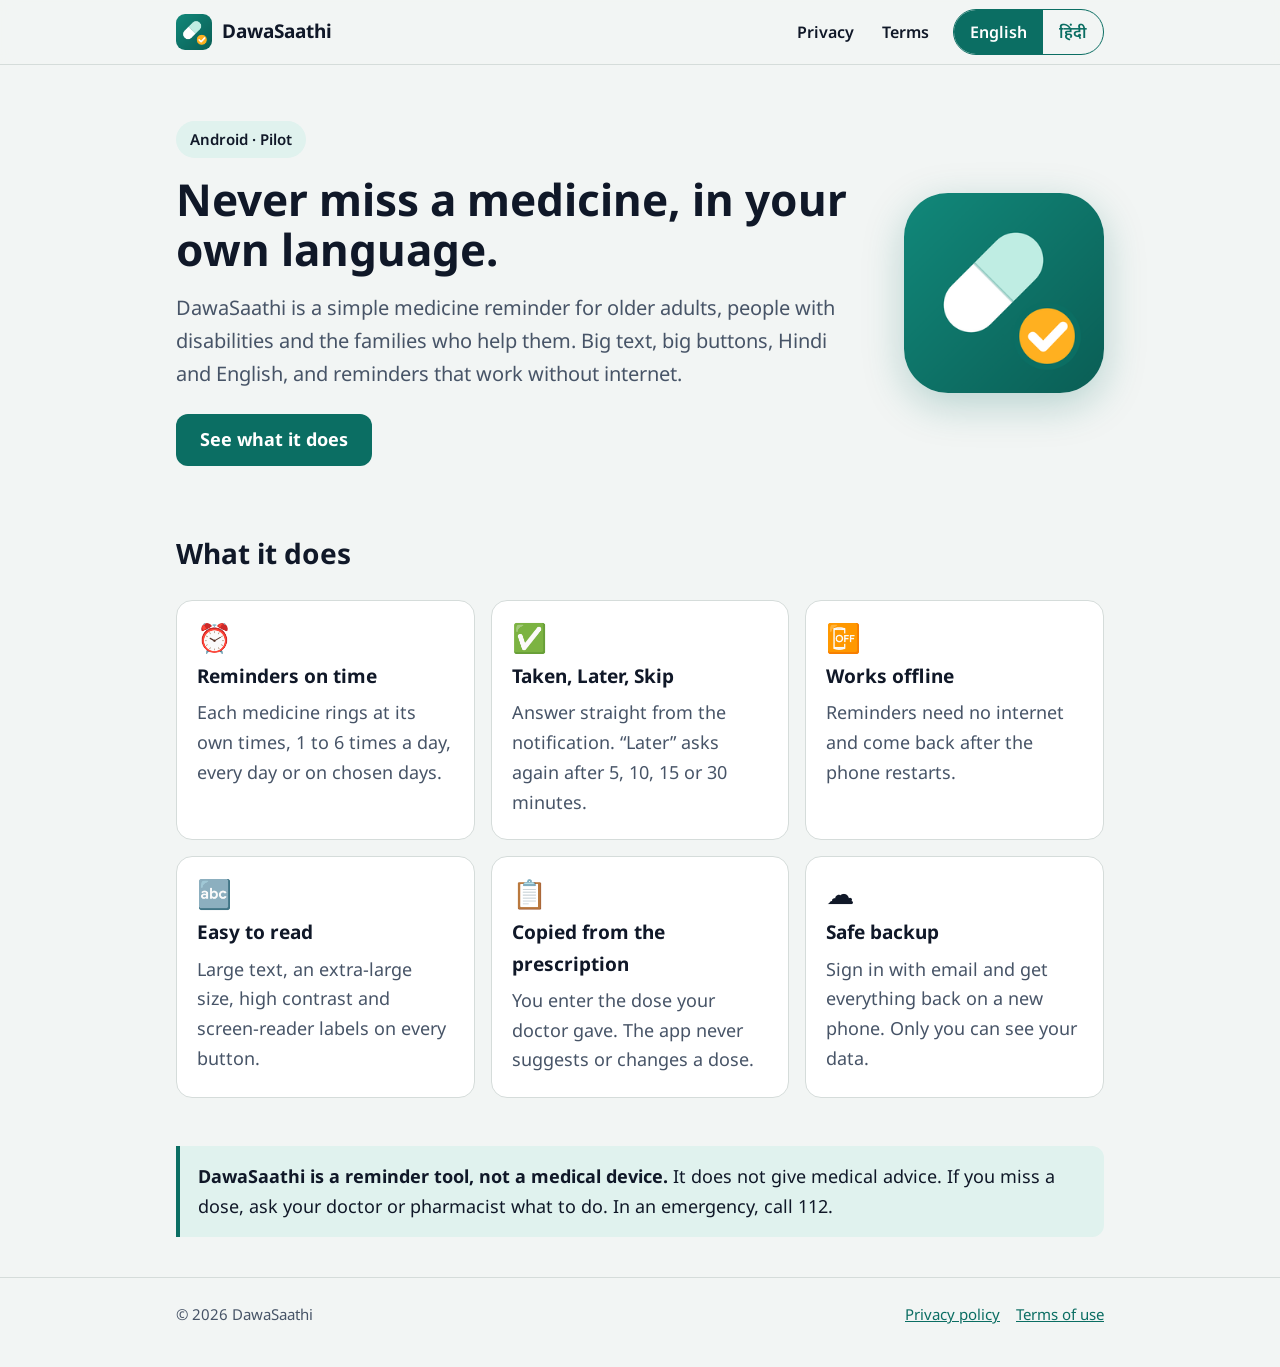
<file: index.html>
<!doctype html>
<html lang="en">
<head>
  <meta charset="utf-8">
  <meta name="viewport" content="width=device-width, initial-scale=1, viewport-fit=cover">
  <title>DawaSaathi · दवा साथी – medicine reminders in Hindi and English</title>
  <meta name="description" content="DawaSaathi is a simple medicine reminder app for older adults and their families. Large text, Hindi and English, works without internet.">
  <link rel="icon" href="favicon.png">
  <link rel="apple-touch-icon" href="apple-touch-icon.png">
  <link rel="preconnect" href="https://fonts.googleapis.com">
  <link rel="preconnect" href="https://fonts.gstatic.com" crossorigin>
  <link href="https://fonts.googleapis.com/css2?family=Noto+Sans:wght@400;600;700&family=Noto+Sans+Devanagari:wght@400;600;700&display=swap" rel="stylesheet">
  <link rel="stylesheet" href="styles.css">
</head>
<body>
<header class="top">
  <div class="wrap bar">
    <a class="logo" href="./">
      <img src="icon.png" alt="">
      <span data-en>DawaSaathi</span><span data-hi lang="hi" hidden>दवा साथी</span>
    </a>
    <nav class="links">
      <a href="privacy.html"><span data-en>Privacy</span><span data-hi lang="hi" hidden>गोपनीयता</span></a>
      <a href="terms.html"><span data-en>Terms</span><span data-hi lang="hi" hidden>शर्तें</span></a>
    </nav>
    <div class="lang" role="group" aria-label="Language / भाषा">
      <button type="button" data-set="en" aria-pressed="true">English</button>
      <button type="button" data-set="hi" aria-pressed="false" lang="hi">हिंदी</button>
    </div>
  </div>
</header>

<main class="wrap">
  <!-- English -->
  <div data-en>
    <section class="hero">
      <div>
        <span class="pill">Android · Pilot</span>
        <h1>Never miss a medicine, in your own language.</h1>
        <p>DawaSaathi is a simple medicine reminder for older adults, people with disabilities and the families who help them. Big text, big buttons, Hindi and English, and reminders that work without internet.</p>
        <a class="cta" href="#features">See what it does</a>
      </div>
      <img src="icon.png" alt="DawaSaathi app icon">
    </section>

    <h2 class="section" id="features">What it does</h2>
    <div class="features">
      <div class="card"><div class="ico" aria-hidden="true">⏰</div><h3>Reminders on time</h3><p>Each medicine rings at its own times, 1 to 6 times a day, every day or on chosen days.</p></div>
      <div class="card"><div class="ico" aria-hidden="true">✅</div><h3>Taken, Later, Skip</h3><p>Answer straight from the notification. “Later” asks again after 5, 10, 15 or 30 minutes.</p></div>
      <div class="card"><div class="ico" aria-hidden="true">📴</div><h3>Works offline</h3><p>Reminders need no internet and come back after the phone restarts.</p></div>
      <div class="card"><div class="ico" aria-hidden="true">🔤</div><h3>Easy to read</h3><p>Large text, an extra-large size, high contrast and screen-reader labels on every button.</p></div>
      <div class="card"><div class="ico" aria-hidden="true">📋</div><h3>Copied from the prescription</h3><p>You enter the dose your doctor gave. The app never suggests or changes a dose.</p></div>
      <div class="card"><div class="ico" aria-hidden="true">☁️</div><h3>Safe backup</h3><p>Sign in with email and get everything back on a new phone. Only you can see your data.</p></div>
    </div>

    <p class="note"><strong>DawaSaathi is a reminder tool, not a medical device.</strong> It does not give medical advice. If you miss a dose, ask your doctor or pharmacist what to do. In an emergency, call 112.</p>
  </div>

  <!-- Hindi -->
  <div data-hi lang="hi" hidden>
    <section class="hero">
      <div>
        <span class="pill">Android · पायलट</span>
        <h1>कोई दवा न छूटे, आपकी अपनी भाषा में।</h1>
        <p>दवा साथी बुज़ुर्गों, दिव्यांग लोगों और उनकी मदद करने वाले परिवारों के लिए दवा याद दिलाने वाला आसान ऐप है। बड़े अक्षर, बड़े बटन, हिंदी और अंग्रेज़ी, और ऐसे रिमाइंडर जो बिना इंटरनेट के चलते हैं।</p>
        <a class="cta" href="#features-hi">देखें यह क्या करता है</a>
      </div>
      <img src="icon.png" alt="दवा साथी ऐप का आइकन">
    </section>

    <h2 class="section" id="features-hi">यह क्या करता है</h2>
    <div class="features">
      <div class="card"><div class="ico" aria-hidden="true">⏰</div><h3>समय पर याद</h3><p>हर दवा अपने समय पर बजती है, दिन में 1 से 6 बार, हर दिन या चुने हुए दिनों पर।</p></div>
      <div class="card"><div class="ico" aria-hidden="true">✅</div><h3>ले ली, बाद में, छोड़ें</h3><p>सूचना से ही जवाब दें। “बाद में” 5, 10, 15 या 30 मिनट बाद फिर पूछता है।</p></div>
      <div class="card"><div class="ico" aria-hidden="true">📴</div><h3>बिना इंटरनेट</h3><p>रिमाइंडर को इंटरनेट नहीं चाहिए, और फ़ोन दोबारा चालू होने पर भी चलते रहते हैं।</p></div>
      <div class="card"><div class="ico" aria-hidden="true">🔤</div><h3>पढ़ने में आसान</h3><p>बड़े अक्षर, और भी बड़ा आकार, हाई कॉन्ट्रास्ट और हर बटन पर स्क्रीन-रीडर लेबल।</p></div>
      <div class="card"><div class="ico" aria-hidden="true">📋</div><h3>पर्चे से लिखी दवा</h3><p>आप वही खुराक लिखते हैं जो डॉक्टर ने बताई। ऐप कभी खुराक न सुझाता है, न बदलता है।</p></div>
      <div class="card"><div class="ico" aria-hidden="true">☁️</div><h3>सुरक्षित बैकअप</h3><p>ईमेल से साइन इन करें और नए फ़ोन में सब वापस पाएँ। आपका डेटा सिर्फ़ आप देख सकते हैं।</p></div>
    </div>

    <p class="note"><strong>दवा साथी याद दिलाने का साधन है, कोई चिकित्सा उपकरण नहीं।</strong> यह चिकित्सा सलाह नहीं देता। खुराक छूट जाए तो अपने डॉक्टर या फ़ार्मासिस्ट से पूछें। आपात स्थिति में 112 पर कॉल करें।</p>
  </div>
</main>

<footer class="bottom">
  <div class="wrap">
    <span>© 2026 DawaSaathi</span>
    <nav>
      <a href="privacy.html"><span data-en>Privacy policy</span><span data-hi lang="hi" hidden>गोपनीयता नीति</span></a>
      <a href="terms.html"><span data-en>Terms of use</span><span data-hi lang="hi" hidden>उपयोग की शर्तें</span></a>
    </nav>
  </div>
</footer>
<script src="site.js"></script>
</body>
</html>
</file>
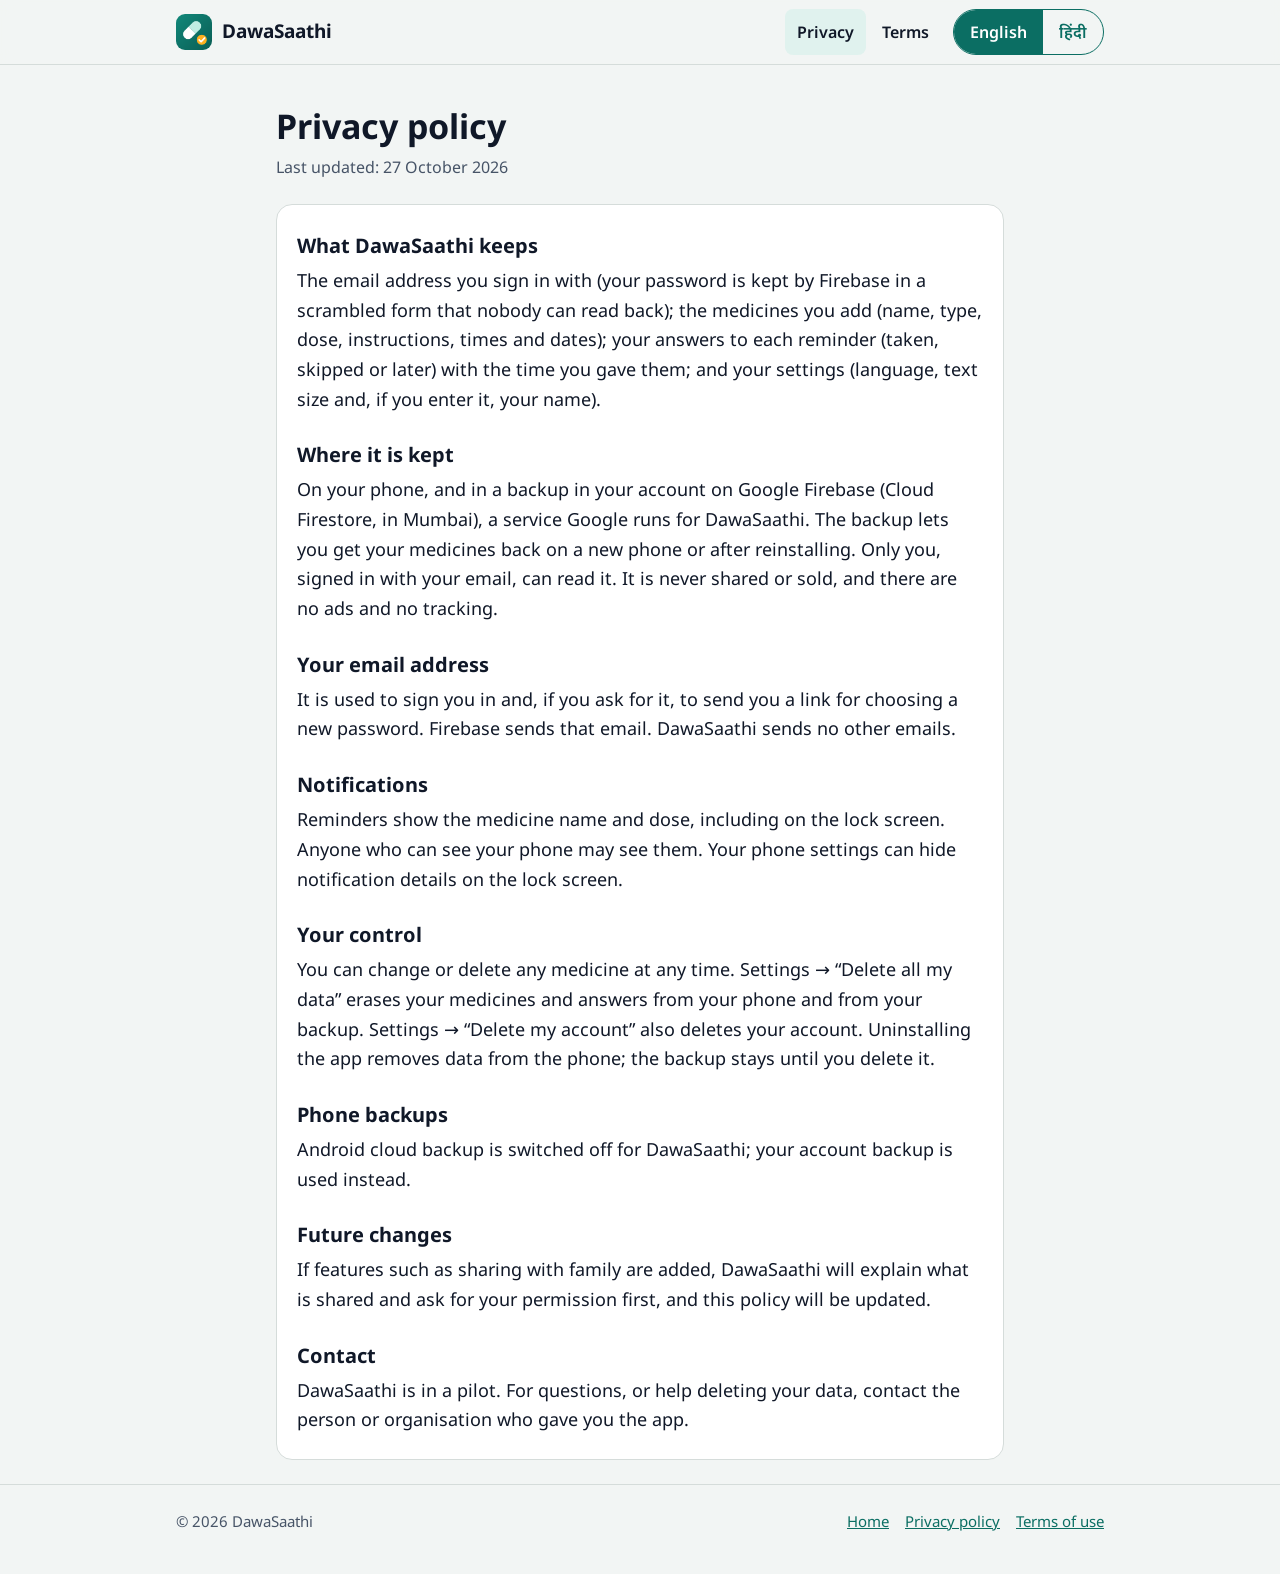
<file: privacy.html>
<!doctype html>
<html lang="en">
<head>
  <meta charset="utf-8">
  <meta name="viewport" content="width=device-width, initial-scale=1, viewport-fit=cover">
  <title>Privacy policy · DawaSaathi</title>
  <meta name="description" content="What the DawaSaathi medicine reminder app keeps, where it is kept, and how to delete it.">
  <link rel="icon" href="favicon.png">
  <link rel="apple-touch-icon" href="apple-touch-icon.png">
  <link rel="preconnect" href="https://fonts.googleapis.com">
  <link rel="preconnect" href="https://fonts.gstatic.com" crossorigin>
  <link href="https://fonts.googleapis.com/css2?family=Noto+Sans:wght@400;600;700&family=Noto+Sans+Devanagari:wght@400;600;700&display=swap" rel="stylesheet">
  <link rel="stylesheet" href="styles.css">
</head>
<body>
<header class="top">
  <div class="wrap bar">
    <a class="logo" href="./">
      <img src="icon.png" alt="">
      <span data-en>DawaSaathi</span><span data-hi lang="hi" hidden>दवा साथी</span>
    </a>
    <nav class="links">
      <a href="privacy.html" aria-current="page"><span data-en>Privacy</span><span data-hi lang="hi" hidden>गोपनीयता</span></a>
      <a href="terms.html"><span data-en>Terms</span><span data-hi lang="hi" hidden>शर्तें</span></a>
    </nav>
    <div class="lang" role="group" aria-label="Language / भाषा">
      <button type="button" data-set="en" aria-pressed="true">English</button>
      <button type="button" data-set="hi" aria-pressed="false" lang="hi">हिंदी</button>
    </div>
  </div>
</header>

<main class="wrap narrow">
  <div data-en>
    <div class="doc-head">
      <h1>Privacy policy</h1>
      <p class="updated">Last updated: 27 October 2026</p>
    </div>
    <section class="doc">
      <h2>What DawaSaathi keeps</h2>
      <p>The email address you sign in with (your password is kept by Firebase in a scrambled form that nobody can read back); the medicines you add (name, type, dose, instructions, times and dates); your answers to each reminder (taken, skipped or later) with the time you gave them; and your settings (language, text size and, if you enter it, your name).</p>
      <h2>Where it is kept</h2>
      <p>On your phone, and in a backup in your account on Google Firebase (Cloud Firestore, in Mumbai), a service Google runs for DawaSaathi. The backup lets you get your medicines back on a new phone or after reinstalling. Only you, signed in with your email, can read it. It is never shared or sold, and there are no ads and no tracking.</p>
      <h2>Your email address</h2>
      <p>It is used to sign you in and, if you ask for it, to send you a link for choosing a new password. Firebase sends that email. DawaSaathi sends no other emails.</p>
      <h2>Notifications</h2>
      <p>Reminders show the medicine name and dose, including on the lock screen. Anyone who can see your phone may see them. Your phone settings can hide notification details on the lock screen.</p>
      <h2>Your control</h2>
      <p>You can change or delete any medicine at any time. Settings → “Delete all my data” erases your medicines and answers from your phone and from your backup. Settings → “Delete my account” also deletes your account. Uninstalling the app removes data from the phone; the backup stays until you delete it.</p>
      <h2>Phone backups</h2>
      <p>Android cloud backup is switched off for DawaSaathi; your account backup is used instead.</p>
      <h2>Future changes</h2>
      <p>If features such as sharing with family are added, DawaSaathi will explain what is shared and ask for your permission first, and this policy will be updated.</p>
      <h2>Contact</h2>
      <p>DawaSaathi is in a pilot. For questions, or help deleting your data, contact the person or organisation who gave you the app.</p>
    </section>
  </div>

  <div data-hi lang="hi" hidden>
    <div class="doc-head">
      <h1>गोपनीयता नीति</h1>
      <p class="updated">आख़िरी बदलाव: 27 अक्टूबर 2026</p>
    </div>
    <section class="doc">
      <h2>दवा साथी क्या रखता है</h2>
      <p>वह ईमेल पता जिससे आप साइन इन करते हैं (आपका पासवर्ड Firebase ऐसे बदले हुए रूप में रखता है जिसे कोई वापस पढ़ नहीं सकता); आपकी जोड़ी गई दवाएँ (नाम, प्रकार, खुराक, निर्देश, समय और तारीखें); हर रिमाइंडर पर आपके जवाब (ले ली, छोड़ी या बाद में) और जवाब देने का समय; और आपकी सेटिंग्स (भाषा, अक्षरों का आकार और अगर आपने लिखा हो तो आपका नाम)।</p>
      <h2>यह कहाँ रखा जाता है</h2>
      <p>आपके फ़ोन में, और Google Firebase (Cloud Firestore, मुंबई) पर आपके खाते के बैकअप में, जो Google दवा साथी के लिए चलाता है। बैकअप से आप नए फ़ोन में या ऐप दोबारा इंस्टॉल करने पर अपनी दवाएँ वापस पा सकते हैं। इसे सिर्फ़ आप, अपने ईमेल से साइन इन करके, पढ़ सकते हैं। इसे कभी साझा या बेचा नहीं जाता, और कोई विज्ञापन या ट्रैकिंग नहीं है।</p>
      <h2>आपका ईमेल पता</h2>
      <p>इसका इस्तेमाल आपको साइन इन करने के लिए होता है और, अगर आप माँगें, तो नया पासवर्ड चुनने का लिंक भेजने के लिए। वह ईमेल Firebase भेजता है। दवा साथी कोई और ईमेल नहीं भेजता।</p>
      <h2>सूचनाएँ</h2>
      <p>रिमाइंडर में दवा का नाम और खुराक दिखती है, लॉक स्क्रीन पर भी। जो भी आपका फ़ोन देख सकता है, वह इन्हें देख सकता है। फ़ोन की सेटिंग्स में लॉक स्क्रीन पर सूचना की जानकारी छिपाई जा सकती है।</p>
      <h2>आपका नियंत्रण</h2>
      <p>आप कभी भी कोई भी दवा बदल या हटा सकते हैं। सेटिंग्स → “मेरा सारा डेटा हटाएँ” से आपकी दवाएँ और जवाब आपके फ़ोन और आपके बैकअप से मिट जाते हैं। सेटिंग्स → “मेरा खाता हटाएँ” से आपका खाता भी हट जाता है। ऐप हटाने पर डेटा फ़ोन से मिट जाता है; बैकअप तब तक रहता है जब तक आप उसे न हटाएँ।</p>
      <h2>फ़ोन बैकअप</h2>
      <p>दवा साथी के लिए Android क्लाउड बैकअप बंद है; इसकी जगह आपके खाते का बैकअप इस्तेमाल होता है।</p>
      <h2>आगे के बदलाव</h2>
      <p>अगर परिवार के साथ साझा करने जैसी सुविधाएँ जोड़ी गईं, तो दवा साथी पहले बताएगा कि क्या साझा होगा और आपकी अनुमति लेगा, और यह नीति बदली जाएगी।</p>
      <h2>संपर्क</h2>
      <p>दवा साथी अभी पायलट में है। सवालों के लिए, या अपना डेटा हटाने में मदद के लिए, उस व्यक्ति या संस्था से संपर्क करें जिसने आपको यह ऐप दिया।</p>
    </section>
  </div>
</main>

<footer class="bottom">
  <div class="wrap">
    <span>© 2026 DawaSaathi</span>
    <nav>
      <a href="./"><span data-en>Home</span><span data-hi lang="hi" hidden>होम</span></a>
      <a href="privacy.html"><span data-en>Privacy policy</span><span data-hi lang="hi" hidden>गोपनीयता नीति</span></a>
      <a href="terms.html"><span data-en>Terms of use</span><span data-hi lang="hi" hidden>उपयोग की शर्तें</span></a>
    </nav>
  </div>
</footer>
<script src="site.js"></script>
</body>
</html>
</file>
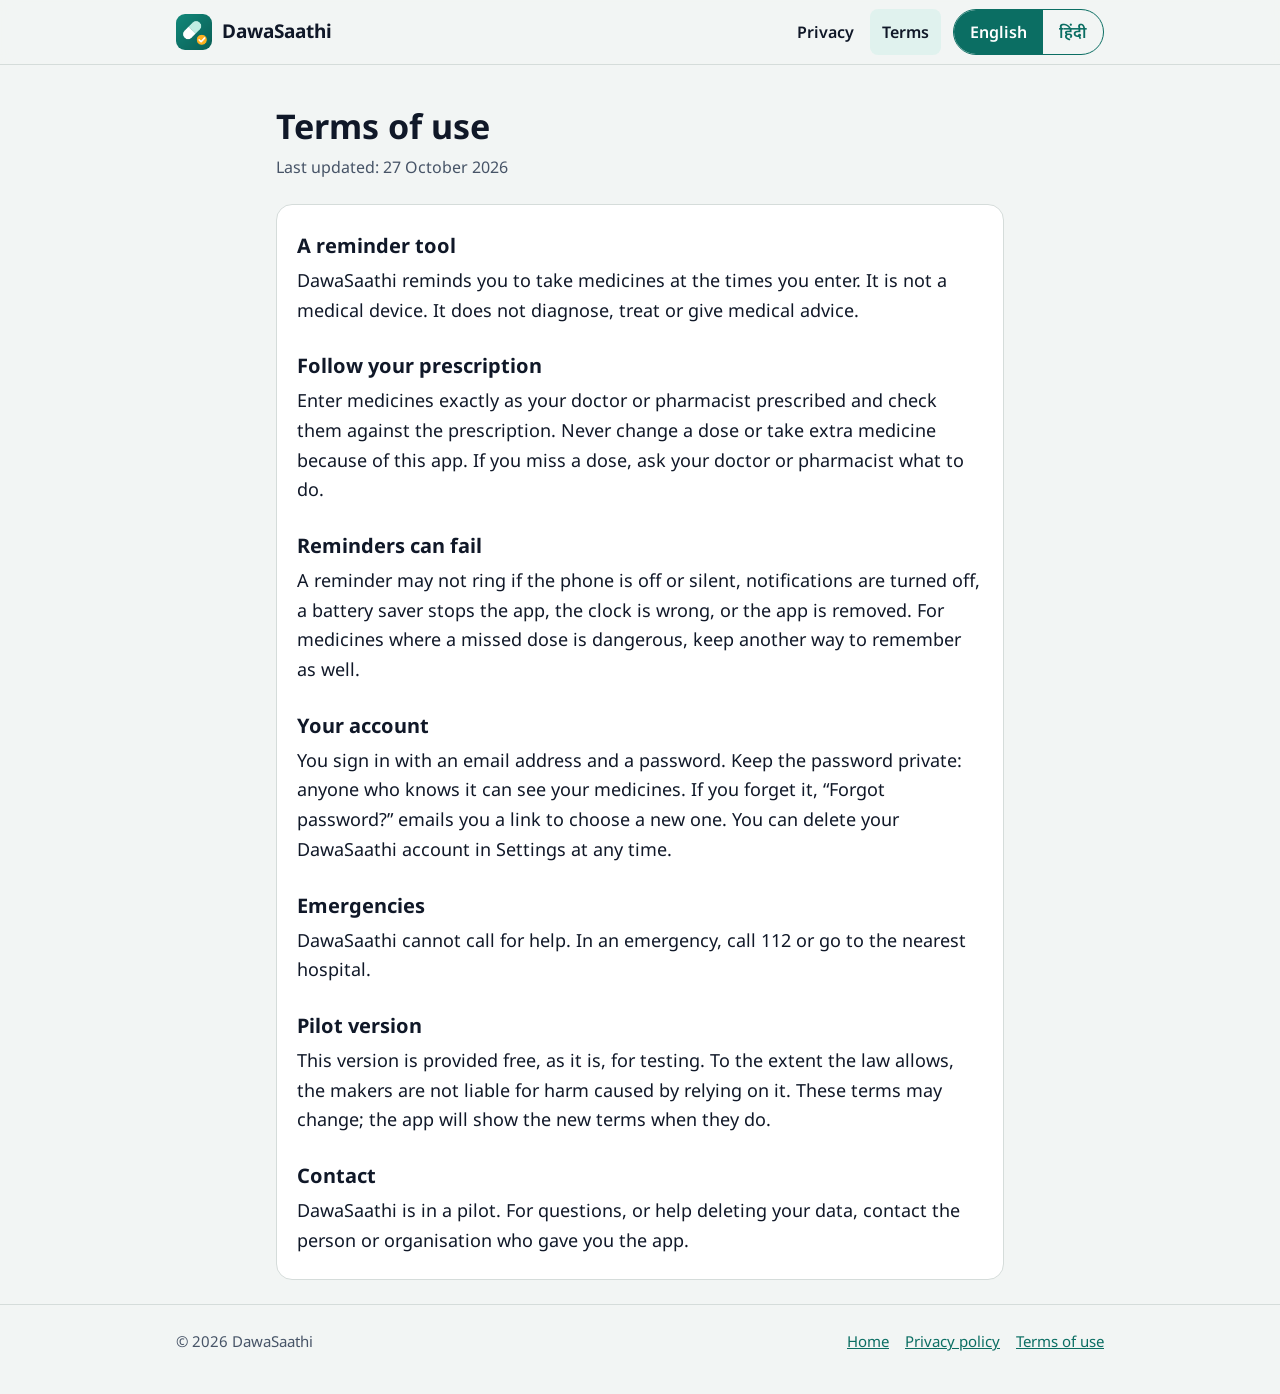
<file: terms.html>
<!doctype html>
<html lang="en">
<head>
  <meta charset="utf-8">
  <meta name="viewport" content="width=device-width, initial-scale=1, viewport-fit=cover">
  <title>Terms of use · DawaSaathi</title>
  <meta name="description" content="The terms for using the DawaSaathi medicine reminder app.">
  <link rel="icon" href="favicon.png">
  <link rel="apple-touch-icon" href="apple-touch-icon.png">
  <link rel="preconnect" href="https://fonts.googleapis.com">
  <link rel="preconnect" href="https://fonts.gstatic.com" crossorigin>
  <link href="https://fonts.googleapis.com/css2?family=Noto+Sans:wght@400;600;700&family=Noto+Sans+Devanagari:wght@400;600;700&display=swap" rel="stylesheet">
  <link rel="stylesheet" href="styles.css">
</head>
<body>
<header class="top">
  <div class="wrap bar">
    <a class="logo" href="./">
      <img src="icon.png" alt="">
      <span data-en>DawaSaathi</span><span data-hi lang="hi" hidden>दवा साथी</span>
    </a>
    <nav class="links">
      <a href="privacy.html"><span data-en>Privacy</span><span data-hi lang="hi" hidden>गोपनीयता</span></a>
      <a href="terms.html" aria-current="page"><span data-en>Terms</span><span data-hi lang="hi" hidden>शर्तें</span></a>
    </nav>
    <div class="lang" role="group" aria-label="Language / भाषा">
      <button type="button" data-set="en" aria-pressed="true">English</button>
      <button type="button" data-set="hi" aria-pressed="false" lang="hi">हिंदी</button>
    </div>
  </div>
</header>

<main class="wrap narrow">
  <div data-en>
    <div class="doc-head">
      <h1>Terms of use</h1>
      <p class="updated">Last updated: 27 October 2026</p>
    </div>
    <section class="doc">
      <h2>A reminder tool</h2>
      <p>DawaSaathi reminds you to take medicines at the times you enter. It is not a medical device. It does not diagnose, treat or give medical advice.</p>
      <h2>Follow your prescription</h2>
      <p>Enter medicines exactly as your doctor or pharmacist prescribed and check them against the prescription. Never change a dose or take extra medicine because of this app. If you miss a dose, ask your doctor or pharmacist what to do.</p>
      <h2>Reminders can fail</h2>
      <p>A reminder may not ring if the phone is off or silent, notifications are turned off, a battery saver stops the app, the clock is wrong, or the app is removed. For medicines where a missed dose is dangerous, keep another way to remember as well.</p>
      <h2>Your account</h2>
      <p>You sign in with an email address and a password. Keep the password private: anyone who knows it can see your medicines. If you forget it, “Forgot password?” emails you a link to choose a new one. You can delete your DawaSaathi account in Settings at any time.</p>
      <h2>Emergencies</h2>
      <p>DawaSaathi cannot call for help. In an emergency, call 112 or go to the nearest hospital.</p>
      <h2>Pilot version</h2>
      <p>This version is provided free, as it is, for testing. To the extent the law allows, the makers are not liable for harm caused by relying on it. These terms may change; the app will show the new terms when they do.</p>
      <h2>Contact</h2>
      <p>DawaSaathi is in a pilot. For questions, or help deleting your data, contact the person or organisation who gave you the app.</p>
    </section>
  </div>

  <div data-hi lang="hi" hidden>
    <div class="doc-head">
      <h1>उपयोग की शर्तें</h1>
      <p class="updated">आख़िरी बदलाव: 27 अक्टूबर 2026</p>
    </div>
    <section class="doc">
      <h2>याद दिलाने का साधन</h2>
      <p>दवा साथी आपके लिखे समय पर दवा लेने की याद दिलाता है। यह कोई चिकित्सा उपकरण नहीं है। यह न बीमारी पहचानता है, न इलाज करता है, न चिकित्सा सलाह देता है।</p>
      <h2>अपने पर्चे का पालन करें</h2>
      <p>दवाएँ ठीक वैसे ही लिखें जैसे डॉक्टर या फ़ार्मासिस्ट ने बताई हैं और पर्चे से मिलाकर देखें। इस ऐप की वजह से कभी भी खुराक न बदलें और न ही ज़्यादा दवा लें। अगर कोई खुराक छूट जाए, तो अपने डॉक्टर या फ़ार्मासिस्ट से पूछें कि क्या करना है।</p>
      <h2>रिमाइंडर कभी-कभी नहीं बजते</h2>
      <p>अगर फ़ोन बंद या साइलेंट हो, सूचनाएँ बंद हों, बैटरी सेवर ऐप को रोक दे, फ़ोन की घड़ी गलत हो या ऐप हटा दिया जाए, तो रिमाइंडर नहीं बज सकता। जिन दवाओं की खुराक छूटना ख़तरनाक हो, उनके लिए याद रखने का कोई और तरीका भी रखें।</p>
      <h2>आपका खाता</h2>
      <p>आप एक ईमेल पते और पासवर्ड से साइन इन करते हैं। पासवर्ड किसी को न बताएँ: जो भी इसे जानता है, वह आपकी दवाएँ देख सकता है। अगर आप इसे भूल जाएँ, तो “पासवर्ड भूल गए?” से नया पासवर्ड चुनने का लिंक ईमेल पर आता है। आप कभी भी सेटिंग्स में अपना दवा साथी खाता हटा सकते हैं।</p>
      <h2>आपातकाल</h2>
      <p>दवा साथी मदद के लिए कॉल नहीं कर सकता। आपात स्थिति में 112 पर कॉल करें या नज़दीकी अस्पताल जाएँ।</p>
      <h2>पायलट संस्करण</h2>
      <p>यह संस्करण जाँच के लिए मुफ़्त और जैसा है वैसा दिया जा रहा है। क़ानून जितनी अनुमति देता है, उस हद तक इस पर निर्भर रहने से हुए नुकसान के लिए बनाने वाले ज़िम्मेदार नहीं हैं। ये शर्तें बदल सकती हैं; बदलने पर ऐप नई शर्तें दिखाएगा।</p>
      <h2>संपर्क</h2>
      <p>दवा साथी अभी पायलट में है। सवालों के लिए, या अपना डेटा हटाने में मदद के लिए, उस व्यक्ति या संस्था से संपर्क करें जिसने आपको यह ऐप दिया।</p>
    </section>
  </div>
</main>

<footer class="bottom">
  <div class="wrap">
    <span>© 2026 DawaSaathi</span>
    <nav>
      <a href="./"><span data-en>Home</span><span data-hi lang="hi" hidden>होम</span></a>
      <a href="privacy.html"><span data-en>Privacy policy</span><span data-hi lang="hi" hidden>गोपनीयता नीति</span></a>
      <a href="terms.html"><span data-en>Terms of use</span><span data-hi lang="hi" hidden>उपयोग की शर्तें</span></a>
    </nav>
  </div>
</footer>
<script src="site.js"></script>
</body>
</html>
</file>
<file: styles.css>
:root {
  --bg: #F2F5F4;
  --surface: #FFFFFF;
  --text: #101828;
  --muted: #475467;
  --line: #D5DCDA;
  --brand: #0B6E63;
  --brand-soft: #E0F2EE;
  --on-brand: #FFFFFF;
  --accent: #F2B84B;
}
@media (prefers-color-scheme: dark) {
  :root {
    --bg: #0E1715;
    --surface: #15211F;
    --text: #E8F1EF;
    --muted: #A9BBB7;
    --line: #2A3A37;
    --brand: #5CC6B6;
    --brand-soft: #173431;
    --on-brand: #06201C;
  }
}
* { box-sizing: border-box; }
html { scroll-behavior: smooth; scroll-padding-top: 88px; }
body {
  margin: 0;
  background: var(--bg);
  color: var(--text);
  font-family: "Noto Sans", "Noto Sans Devanagari", system-ui, sans-serif;
  font-size: 18px;
  line-height: 1.65;
}
:lang(hi) { font-family: "Noto Sans Devanagari", "Noto Sans", system-ui, sans-serif; }
a { color: var(--brand); }
[hidden] { display: none !important; }

.wrap {
  max-width: 960px;
  margin: 0 auto;
  padding-left: max(16px, env(safe-area-inset-left));
  padding-right: max(16px, env(safe-area-inset-right));
}
.narrow { max-width: 760px; }

/* Header */
header.top {
  position: sticky; top: 0; z-index: 2;
  background: color-mix(in srgb, var(--bg) 92%, transparent);
  backdrop-filter: blur(8px);
  border-bottom: 1px solid var(--line);
}
.bar { display: flex; align-items: center; gap: 12px; min-height: 64px; flex-wrap: wrap; padding-block: 8px; }
.logo { display: flex; align-items: center; gap: 10px; font-weight: 700; font-size: 19px; color: var(--text); text-decoration: none; margin-right: auto; }
.logo img { width: 36px; height: 36px; border-radius: 9px; }
.links { display: flex; gap: 4px; flex-wrap: wrap; }
.links a { color: var(--text); text-decoration: none; font-weight: 600; font-size: 16px; padding: 10px 12px; border-radius: 8px; }
.links a:hover, .links a[aria-current="page"] { background: var(--brand-soft); }
.lang { display: inline-flex; border: 1.5px solid var(--brand); border-radius: 999px; overflow: hidden; }
.lang button {
  font: inherit; font-size: 16px; font-weight: 600;
  min-height: 44px; padding: 0 16px; border: 0; cursor: pointer;
  background: transparent; color: var(--brand);
}
.lang button[aria-pressed="true"] { background: var(--brand); color: var(--on-brand); }

/* Home */
.hero { display: grid; grid-template-columns: 1fr auto; gap: 32px; align-items: center; padding: 56px 0 40px; }
.hero h1 { font-size: 44px; line-height: 1.15; margin: 0 0 16px; }
.hero p { font-size: 20px; color: var(--muted); margin: 0 0 24px; max-width: 34em; }
.hero img { width: 200px; height: 200px; border-radius: 44px; box-shadow: 0 12px 40px rgb(11 110 99 / 0.25); }
.pill { display: inline-block; background: var(--brand-soft); color: var(--text); font-weight: 600; font-size: 15px; padding: 6px 14px; border-radius: 999px; margin-bottom: 16px; }
.cta { display: inline-flex; align-items: center; min-height: 52px; padding: 0 24px; border-radius: 12px; background: var(--brand); color: var(--on-brand); font-weight: 700; text-decoration: none; }
.features { display: grid; grid-template-columns: repeat(auto-fit, minmax(260px, 1fr)); gap: 16px; padding: 8px 0 40px; }
.card { background: var(--surface); border: 1px solid var(--line); border-radius: 16px; padding: 22px 20px; }
.card h3 { font-size: 19px; margin: 0 0 6px; }
.card p { margin: 0; color: var(--muted); }
.card .ico { font-size: 28px; line-height: 1; margin-bottom: 10px; }
h2.section { font-size: 28px; margin: 24px 0 16px; }
.note {
  margin: 8px 0 40px; padding: 16px 18px; border-left: 4px solid var(--brand);
  background: var(--brand-soft); border-radius: 0 12px 12px 0;
}

/* Legal pages */
.doc-head h1 { font-size: 34px; line-height: 1.25; margin: 40px 0 6px; }
.updated { color: var(--muted); margin: 0 0 8px; font-size: 16px; }
section.doc { background: var(--surface); border: 1px solid var(--line); border-radius: 16px; padding: 24px 20px; margin: 24px 0; }
section.doc h2 { font-size: 20px; margin: 24px 0 4px; }
section.doc h2:first-child { margin-top: 0; }
section.doc p { margin: 0; }

footer.bottom { border-top: 1px solid var(--line); color: var(--muted); font-size: 15px; padding: 24px 0 40px; margin-top: 24px; }
footer.bottom .wrap { display: flex; gap: 16px; flex-wrap: wrap; justify-content: space-between; }
footer.bottom nav { display: flex; gap: 16px; flex-wrap: wrap; }

@media (max-width: 640px) {
  body { font-size: 17px; }
  .hero { grid-template-columns: 1fr; padding-top: 32px; }
  .hero img { width: 120px; height: 120px; border-radius: 28px; order: -1; }
  .hero h1 { font-size: 32px; }
  .hero p { font-size: 18px; }
  .doc-head h1 { font-size: 28px; }
  section.doc { padding: 20px 16px; }
  .links { order: 3; width: 100%; }
}
</file>
